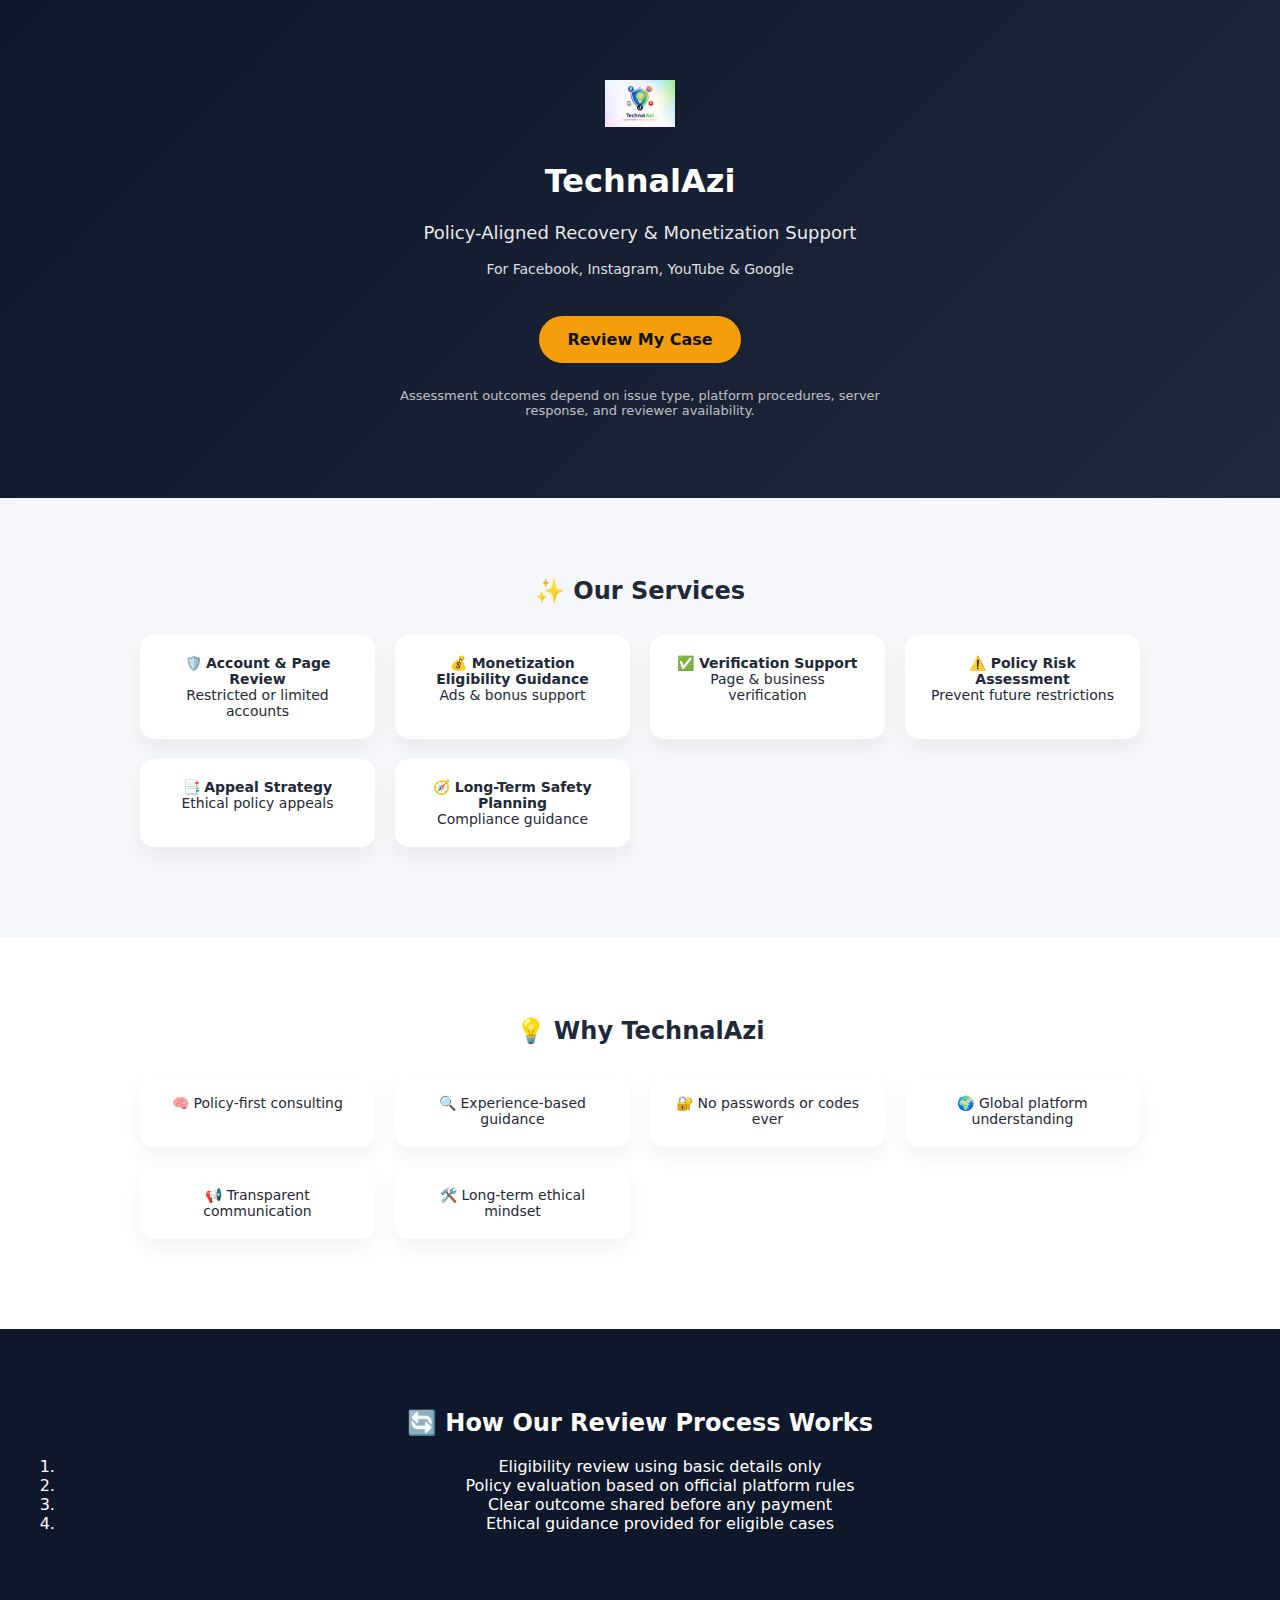
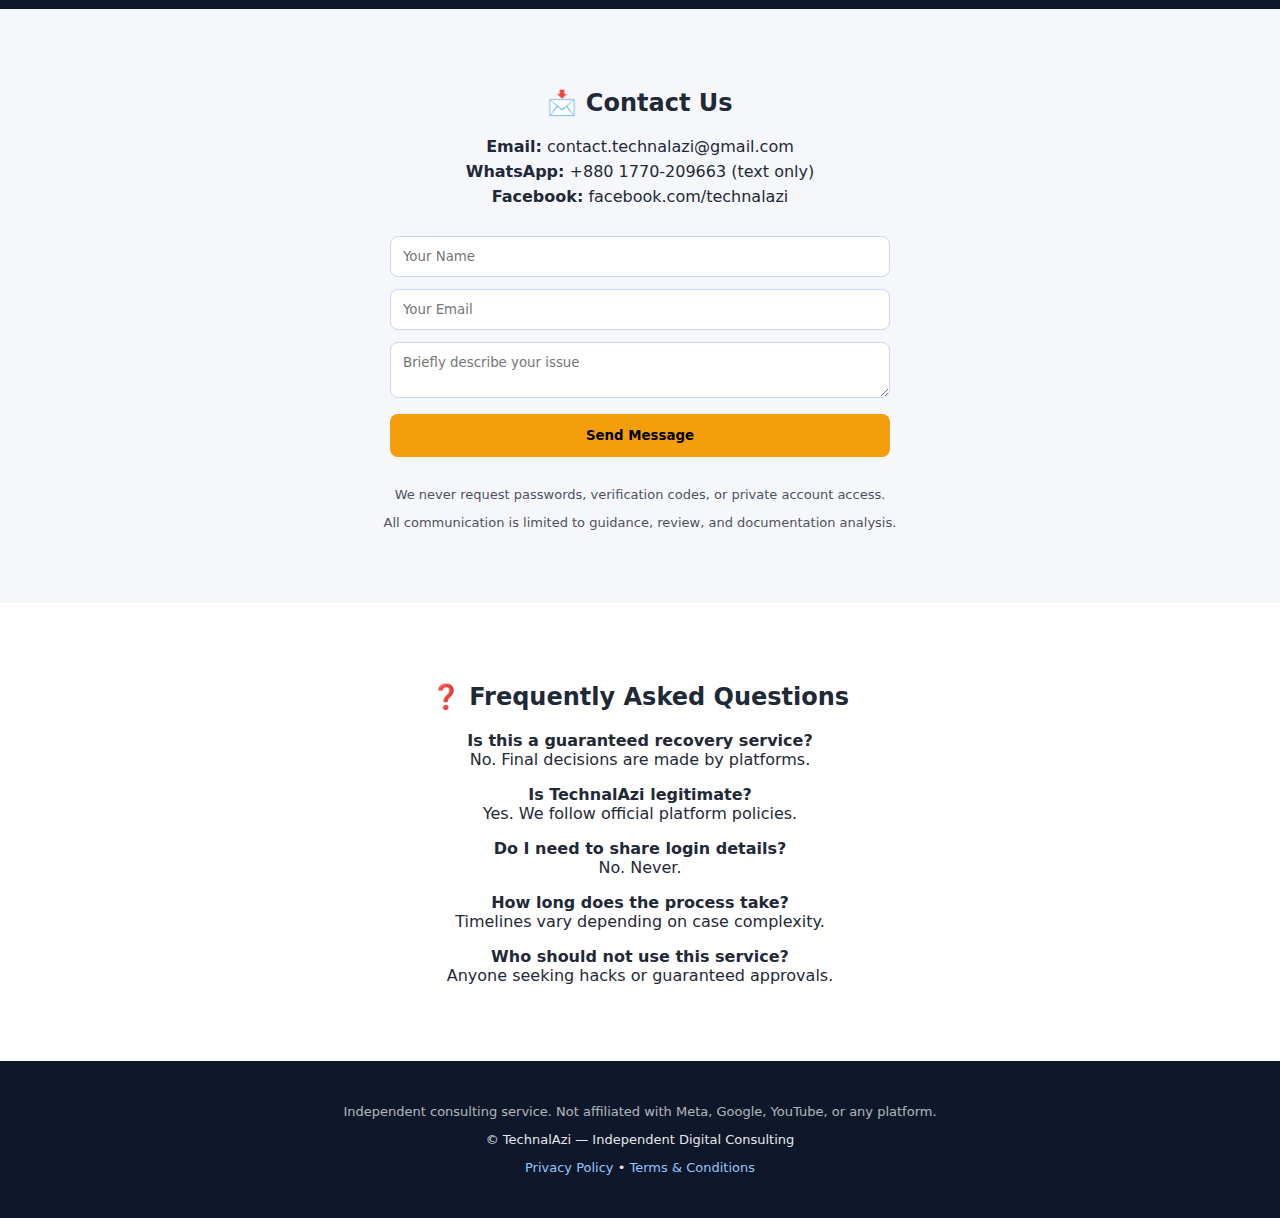
<file: index.html>
<!DOCTYPE html>
<html lang="en">
<head>
  <meta charset="UTF-8" />
  <meta name="viewport" content="width=device-width, initial-scale=1.0" />
  <title>TechnalAzi | Policy-Aligned Recovery & Monetization Support</title>
  <meta name="description" content="Independent, policy-aligned consulting for Facebook, Instagram, YouTube, and Google accounts." />
  <link rel="stylesheet" href="style.css" />
</head>
<body>

<header class="hero">
  <img src="logo.png" alt="TechnalAzi Logo" class="logo" />
  <h1>TechnalAzi</h1>
  <p class="subtitle">Policy-Aligned Recovery & Monetization Support</p>
  <p class="platforms">For Facebook, Instagram, YouTube & Google</p>

  <a href="#contact" class="btn">Review My Case</a>

  <p class="hero-note">
    Assessment outcomes depend on issue type, platform procedures, server response, and reviewer availability.
  </p>
</header>

<section class="section">
  <h2>✨ Our Services</h2>

  <div class="grid">
    <div class="card">🛡️ <b>Account & Page Review</b><br/>Restricted or limited accounts</div>
    <div class="card">💰 <b>Monetization Eligibility Guidance</b><br/>Ads & bonus support</div>
    <div class="card">✅ <b>Verification Support</b><br/>Page & business verification</div>
    <div class="card">⚠️ <b>Policy Risk Assessment</b><br/>Prevent future restrictions</div>
    <div class="card">📑 <b>Appeal Strategy</b><br/>Ethical policy appeals</div>
    <div class="card">🧭 <b>Long-Term Safety Planning</b><br/>Compliance guidance</div>
  </div>
</section>

<section class="section light">
  <h2>💡 Why TechnalAzi</h2>
  <div class="grid">
    <div class="card">🧠 Policy-first consulting</div>
    <div class="card">🔍 Experience-based guidance</div>
    <div class="card">🔐 No passwords or codes ever</div>
    <div class="card">🌍 Global platform understanding</div>
    <div class="card">📢 Transparent communication</div>
    <div class="card">🛠️ Long-term ethical mindset</div>
  </div>
</section>

<section class="section dark">
  <h2>🔄 How Our Review Process Works</h2>
  <ol>
    <li>Eligibility review using basic details only</li>
    <li>Policy evaluation based on official platform rules</li>
    <li>Clear outcome shared before any payment</li>
    <li>Ethical guidance provided for eligible cases</li>
  </ol>
</section>

<section id="contact" class="section">
  <h2>📩 Contact Us</h2>

  <div class="contact-box">
    <p><b>Email:</b> contact.technalazi@gmail.com</p>
    <p><b>WhatsApp:</b> +880 1770-209663 (text only)</p>
    <p><b>Facebook:</b> facebook.com/technalazi</p>
  </div>

  <form name="contact" method="POST" data-netlify="true">
    <input type="hidden" name="form-name" value="contact" />
    <input type="text" name="name" placeholder="Your Name" required />
    <input type="email" name="email" placeholder="Your Email" required />
    <textarea name="message" placeholder="Briefly describe your issue" required></textarea>
    <button type="submit">Send Message</button>
  </form>

  <p class="security-note">
    We never request passwords, verification codes, or private account access.
  </p>
  <p class="contact-note">
    All communication is limited to guidance, review, and documentation analysis.
  </p>
</section>

<section class="section light">
  <h2>❓ Frequently Asked Questions</h2>

  <p><b>Is this a guaranteed recovery service?</b><br/>
  No. Final decisions are made by platforms.</p>

  <p><b>Is TechnalAzi legitimate?</b><br/>
  Yes. We follow official platform policies.</p>

  <p><b>Do I need to share login details?</b><br/>
  No. Never.</p>

  <p><b>How long does the process take?</b><br/>
  Timelines vary depending on case complexity.</p>

  <p><b>Who should not use this service?</b><br/>
  Anyone seeking hacks or guaranteed approvals.</p>
</section>

<footer>
  <p class="disclaimer">
    Independent consulting service. Not affiliated with Meta, Google, YouTube, or any platform.
  </p>
  <p>© TechnalAzi — Independent Digital Consulting</p>
  <p>
    <a href="privacy.html">Privacy Policy</a> •
    <a href="terms.html">Terms & Conditions</a>
  </p>
</footer>

</body>
</html>
</file>
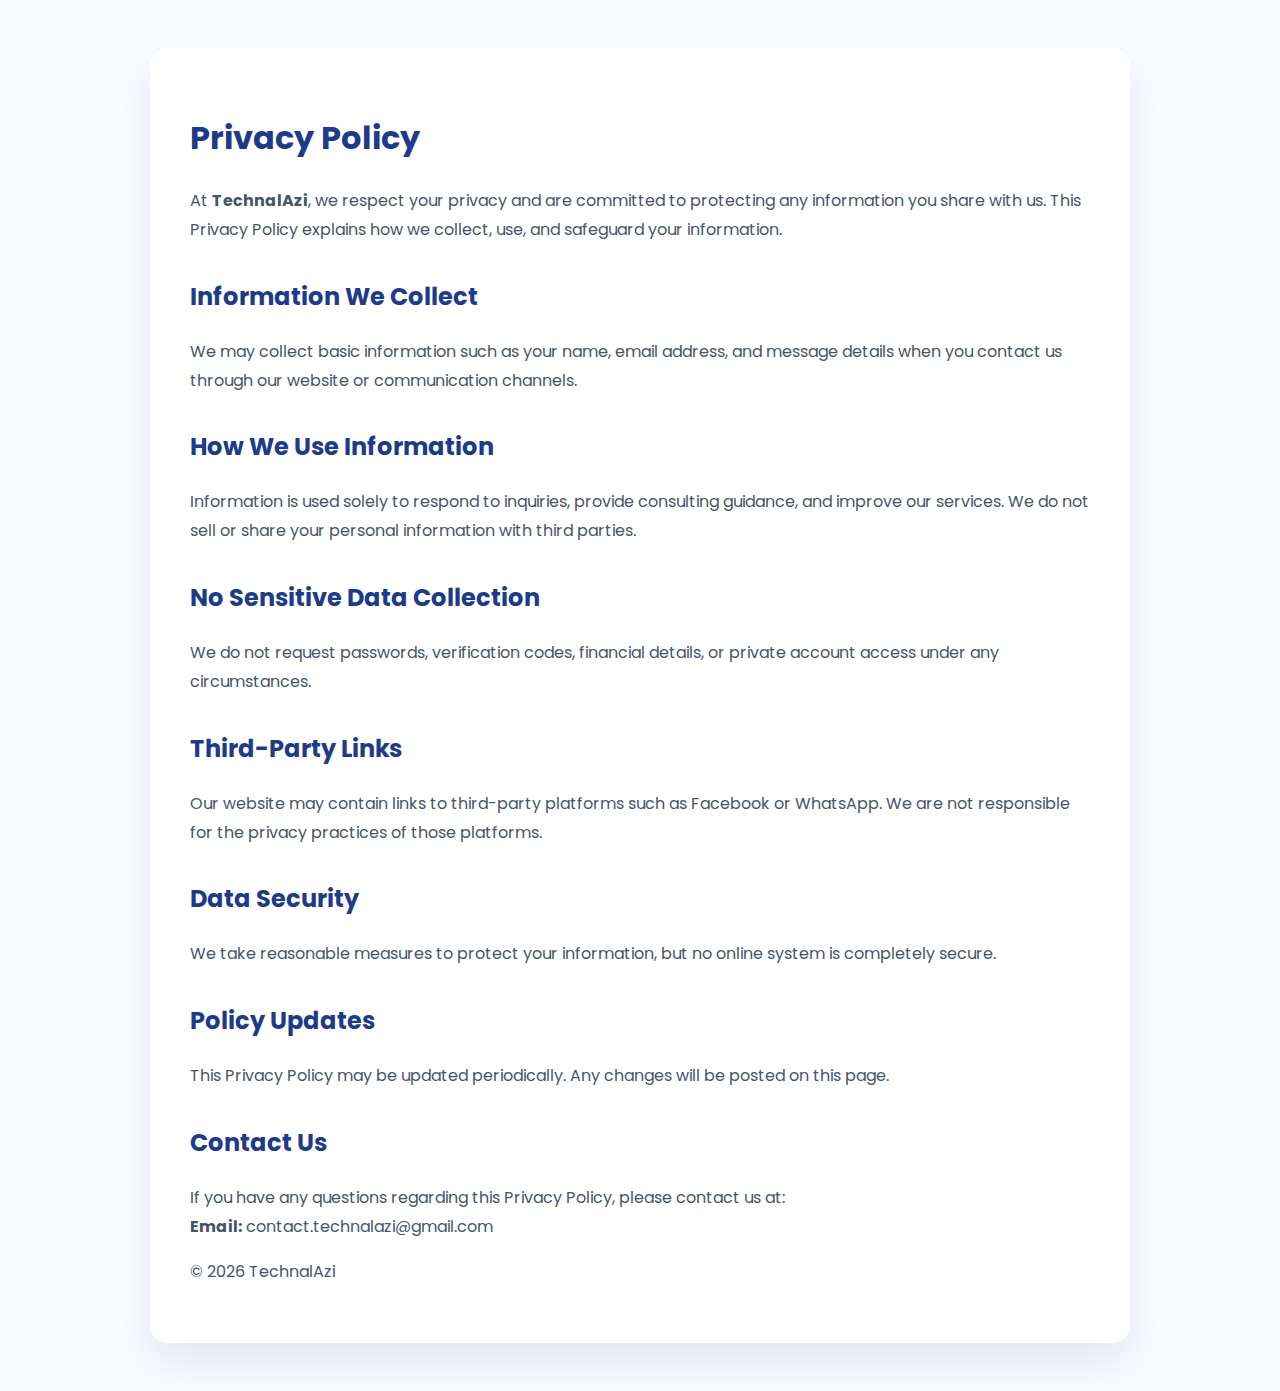
<file: privacy.html>
<!DOCTYPE html>
<html lang="en">
<head>
<meta charset="UTF-8">
<meta name="viewport" content="width=device-width, initial-scale=1.0">
<title>Privacy Policy – TechnalAzi</title>

<link href="https://fonts.googleapis.com/css2?family=Poppins:wght@300;400;600;700&display=swap" rel="stylesheet">

<style>
body{
  font-family:'Poppins',sans-serif;
  background:#f8fbff;
  color:#0f172a;
  line-height:1.8;
  padding:40px 20px;
}

.container{
  max-width:900px;
  margin:auto;
  background:#ffffff;
  padding:40px;
  border-radius:18px;
  box-shadow:0 20px 40px rgba(0,0,0,.08);
}

h1{
  color:#1e3a8a;
  margin-bottom:20px;
}

h2{
  margin-top:30px;
  color:#1e3a8a;
}

p{
  margin-bottom:16px;
  color:#475569;
}

a{
  color:#1e3a8a;
  text-decoration:underline;
}
</style>
</head>

<body>
<div class="container">

<h1>Privacy Policy</h1>

<p>
At <strong>TechnalAzi</strong>, we respect your privacy and are committed to protecting any information you share with us.
This Privacy Policy explains how we collect, use, and safeguard your information.
</p>

<h2>Information We Collect</h2>
<p>
We may collect basic information such as your name, email address, and message details when you contact us through our website or communication channels.
</p>

<h2>How We Use Information</h2>
<p>
Information is used solely to respond to inquiries, provide consulting guidance, and improve our services.
We do not sell or share your personal information with third parties.
</p>

<h2>No Sensitive Data Collection</h2>
<p>
We do not request passwords, verification codes, financial details, or private account access under any circumstances.
</p>

<h2>Third-Party Links</h2>
<p>
Our website may contain links to third-party platforms such as Facebook or WhatsApp.
We are not responsible for the privacy practices of those platforms.
</p>

<h2>Data Security</h2>
<p>
We take reasonable measures to protect your information, but no online system is completely secure.
</p>

<h2>Policy Updates</h2>
<p>
This Privacy Policy may be updated periodically. Any changes will be posted on this page.
</p>

<h2>Contact Us</h2>
<p>
If you have any questions regarding this Privacy Policy, please contact us at:
<br>
<strong>Email:</strong> contact.technalazi@gmail.com
</p>

<p>
© 2026 TechnalAzi
</p>

</div>
</body>
</html>
</file>
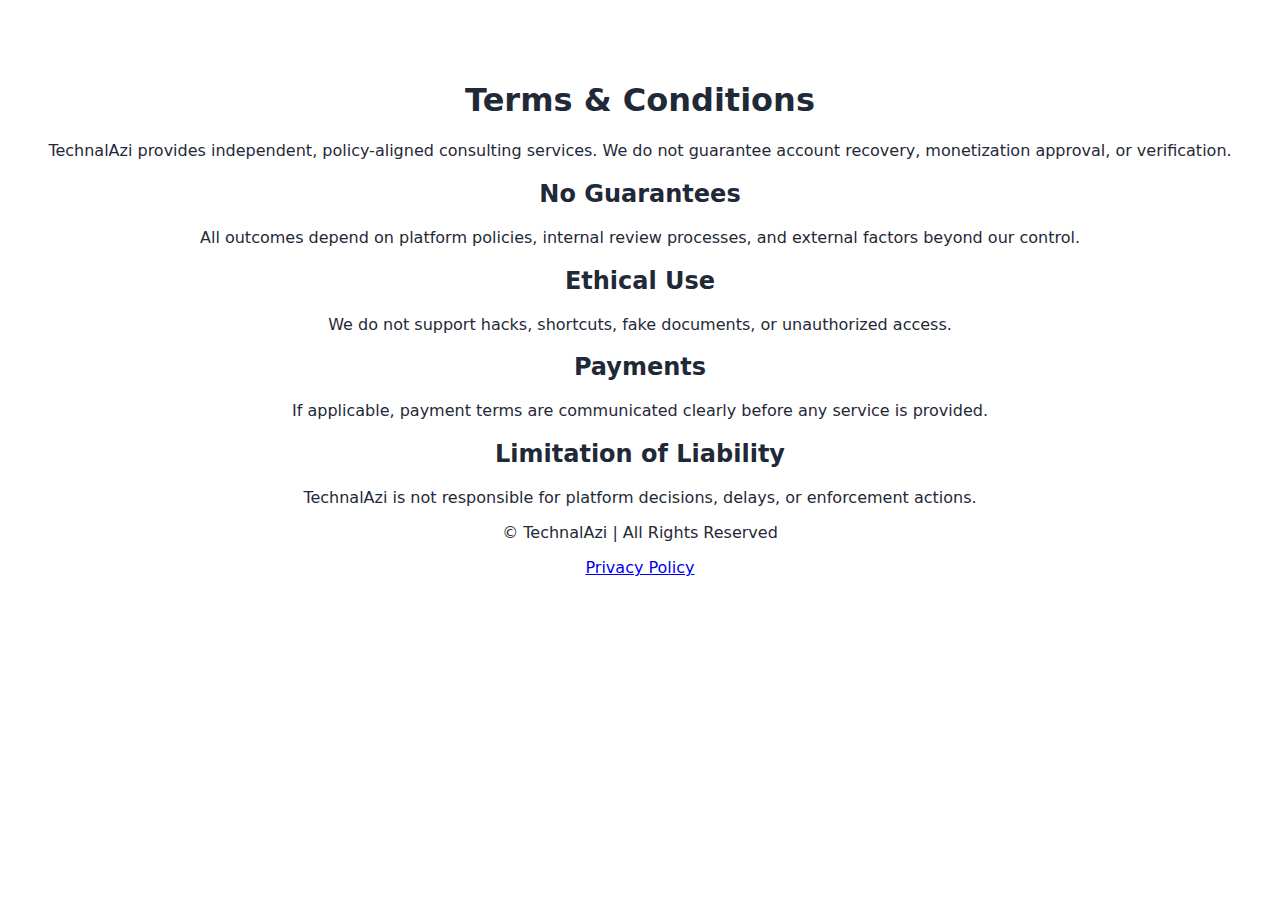
<file: terms.html>
<!DOCTYPE html>
<html lang="en">
<head>
  <meta charset="UTF-8" />
  <meta name="viewport" content="width=device-width, initial-scale=1.0" />
  <title>Terms & Conditions | TechnalAzi</title>
  <link rel="stylesheet" href="style.css" />
</head>
<body class="section light">
  <h1>Terms & Conditions</h1>

  <p>
    TechnalAzi provides independent, policy-aligned consulting services. We do not guarantee account recovery,
    monetization approval, or verification.
  </p>

  <h2>No Guarantees</h2>
  <p>
    All outcomes depend on platform policies, internal review processes, and external factors beyond our control.
  </p>

  <h2>Ethical Use</h2>
  <p>
    We do not support hacks, shortcuts, fake documents, or unauthorized access.
  </p>

  <h2>Payments</h2>
  <p>
    If applicable, payment terms are communicated clearly before any service is provided.
  </p>

  <h2>Limitation of Liability</h2>
  <p>
    TechnalAzi is not responsible for platform decisions, delays, or enforcement actions.
  </p>

  <p>© TechnalAzi | All Rights Reserved</p>
  <a href="privacy.html">Privacy Policy</a>
</body>
</html>
</file>
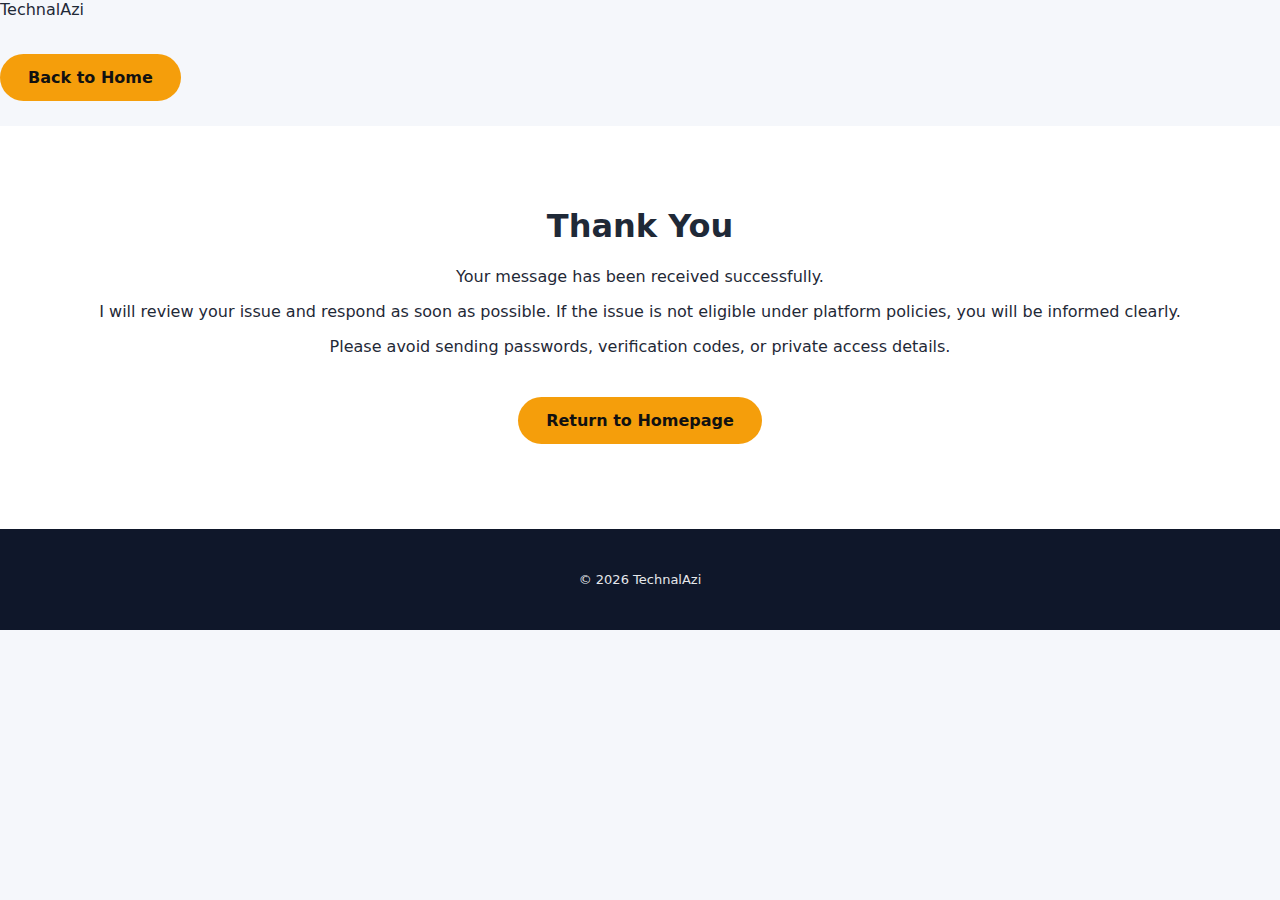
<file: thankyou.html>
<!DOCTYPE html>
<html lang="en">
<head>
  <meta charset="UTF-8">
  <title>Thank You | TechnalAzi</title>
  <meta name="viewport" content="width=device-width, initial-scale=1.0">
  <meta name="description" content="Thank you for contacting TechnalAzi. Your request has been received.">
  <link rel="stylesheet" href="style.css">
</head>
<body>

<header class="header">
  <div class="container nav">
    <div class="logo">TechnalAzi</div>
    <a href="index.html" class="btn primary small">Back to Home</a>
  </div>
</header>

<section class="section light">
  <div class="container narrow" style="text-align:center;">
    <h1>Thank You</h1>

    <p>
      Your message has been received successfully.
    </p>

    <p>
      I will review your issue and respond as soon as possible.
      If the issue is not eligible under platform policies,
      you will be informed clearly.
    </p>

    <p class="highlight">
      Please avoid sending passwords, verification codes,
      or private access details.
    </p>

    <a href="index.html" class="btn primary">
      Return to Homepage
    </a>
  </div>
</section>

<footer class="footer">
  <div class="container">
    <p>© 2026 TechnalAzi</p>
  </div>
</footer>

</body>
</html>
</file>
<file: style.css>
* {
  box-sizing: border-box;
  font-family: system-ui, -apple-system, BlinkMacSystemFont, sans-serif;
}

body {
  margin: 0;
  background: #f5f7fb;
  color: #1f2937;
}

.hero {
  background: linear-gradient(135deg, #0f172a, #1e293b);
  color: #fff;
  text-align: center;
  padding: 80px 20px;
}

.logo {
  width: 70px;
  margin-bottom: 10px;
}

.subtitle {
  font-size: 18px;
  opacity: 0.9;
}

.platforms {
  font-size: 14px;
  opacity: 0.85;
}

.btn {
  display: inline-block;
  margin: 25px 0;
  padding: 14px 28px;
  background: #f59e0b;
  color: #111;
  border-radius: 30px;
  text-decoration: none;
  font-weight: 600;
}

.hero-note {
  font-size: 13px;
  opacity: 0.7;
  max-width: 520px;
  margin: auto;
}

.section {
  padding: 60px 20px;
  text-align: center;
}

.section.light {
  background: #ffffff;
}

.section.dark {
  background: #0f172a;
  color: #ffffff;
}

.grid {
  display: grid;
  grid-template-columns: repeat(auto-fit, minmax(220px, 1fr));
  gap: 20px;
  max-width: 1000px;
  margin: 30px auto;
}

.card {
  background: #fff;
  padding: 20px;
  border-radius: 14px;
  box-shadow: 0 10px 20px rgba(0,0,0,0.05);
  font-size: 14px;
}

.dark .card {
  background: #1e293b;
}

.contact-box p {
  margin: 6px 0;
}

form {
  max-width: 500px;
  margin: 30px auto;
}

input, textarea {
  width: 100%;
  padding: 12px;
  margin-bottom: 12px;
  border-radius: 8px;
  border: 1px solid #cbd5f5;
}

button {
  width: 100%;
  padding: 14px;
  background: #f59e0b;
  border: none;
  border-radius: 8px;
  font-weight: bold;
  cursor: pointer;
}

.security-note,
.contact-note {
  font-size: 13px;
  opacity: 0.8;
}

footer {
  background: #0f172a;
  color: #e5e7eb;
  text-align: center;
  padding: 30px 20px;
  font-size: 13px;
}

footer a {
  color: #93c5fd;
  text-decoration: none;
}

.disclaimer {
  opacity: 0.75;
  margin-bottom: 10px;
}
</file>
